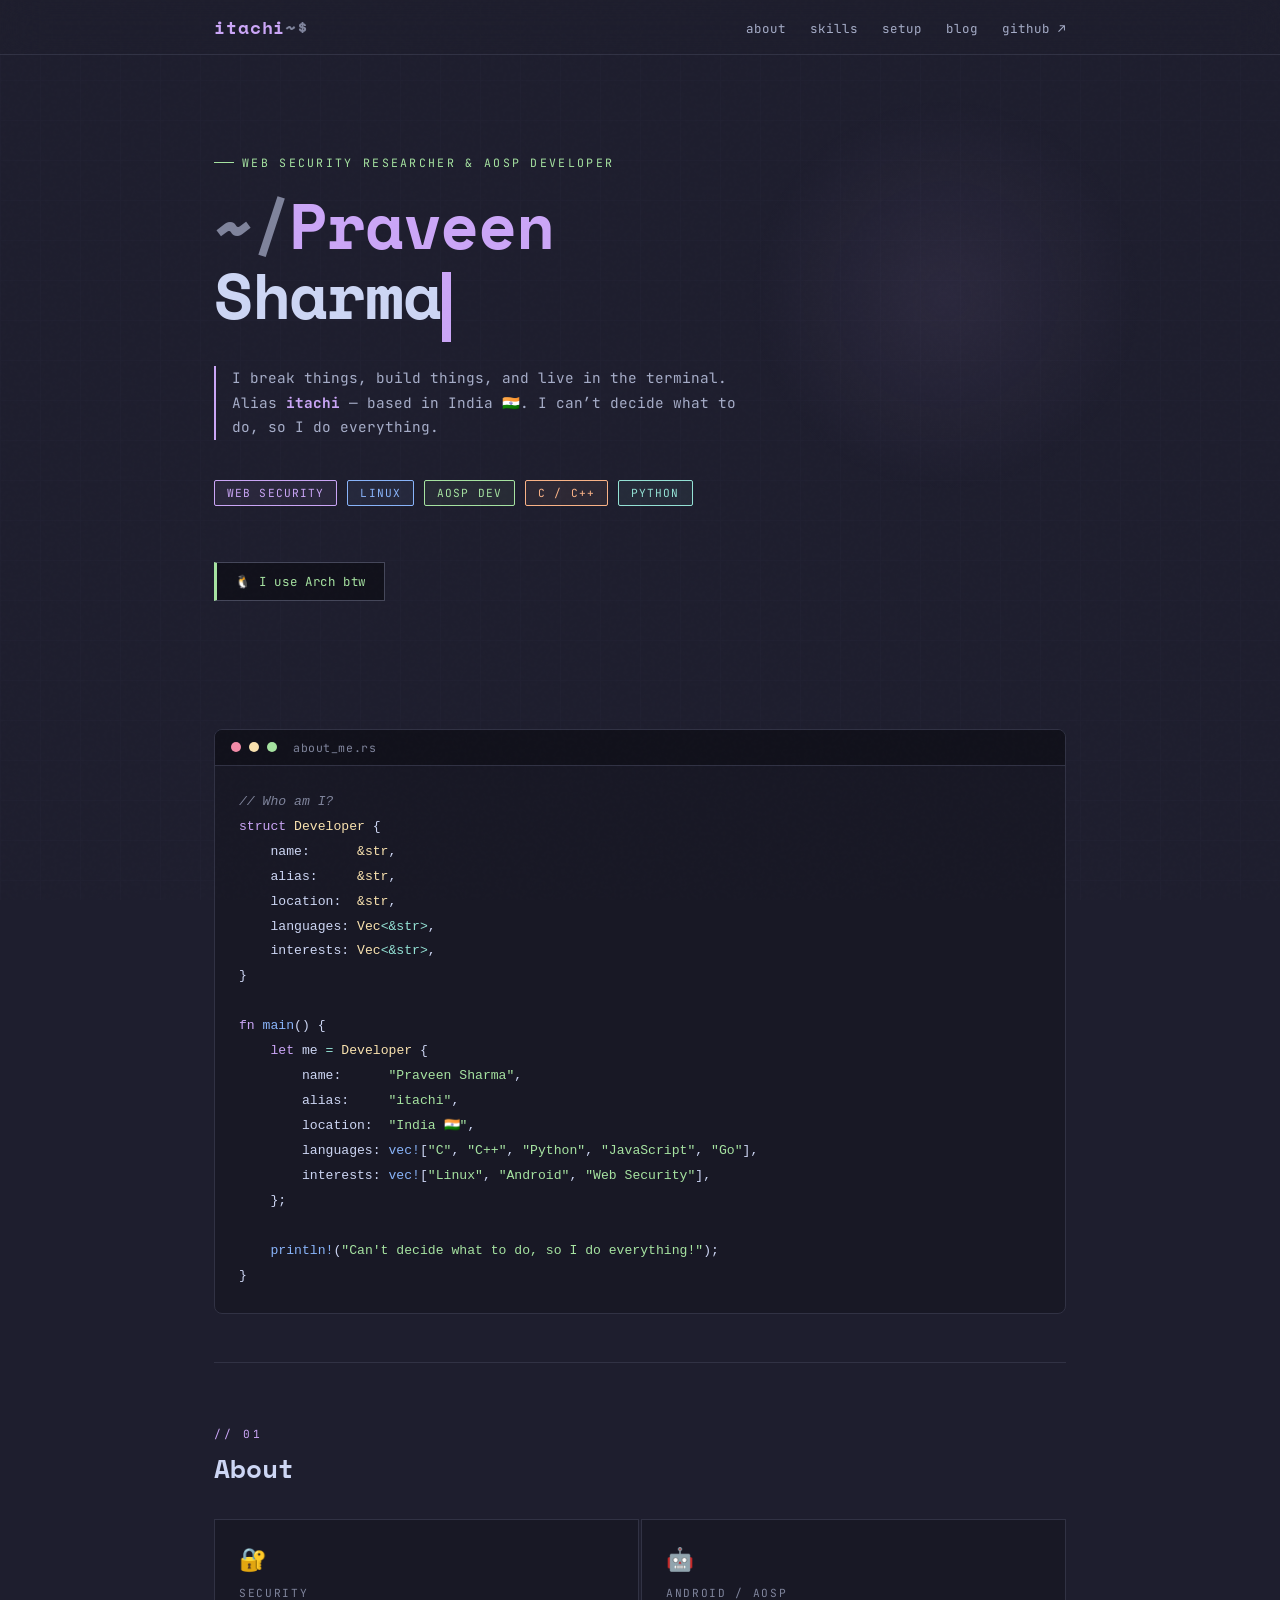
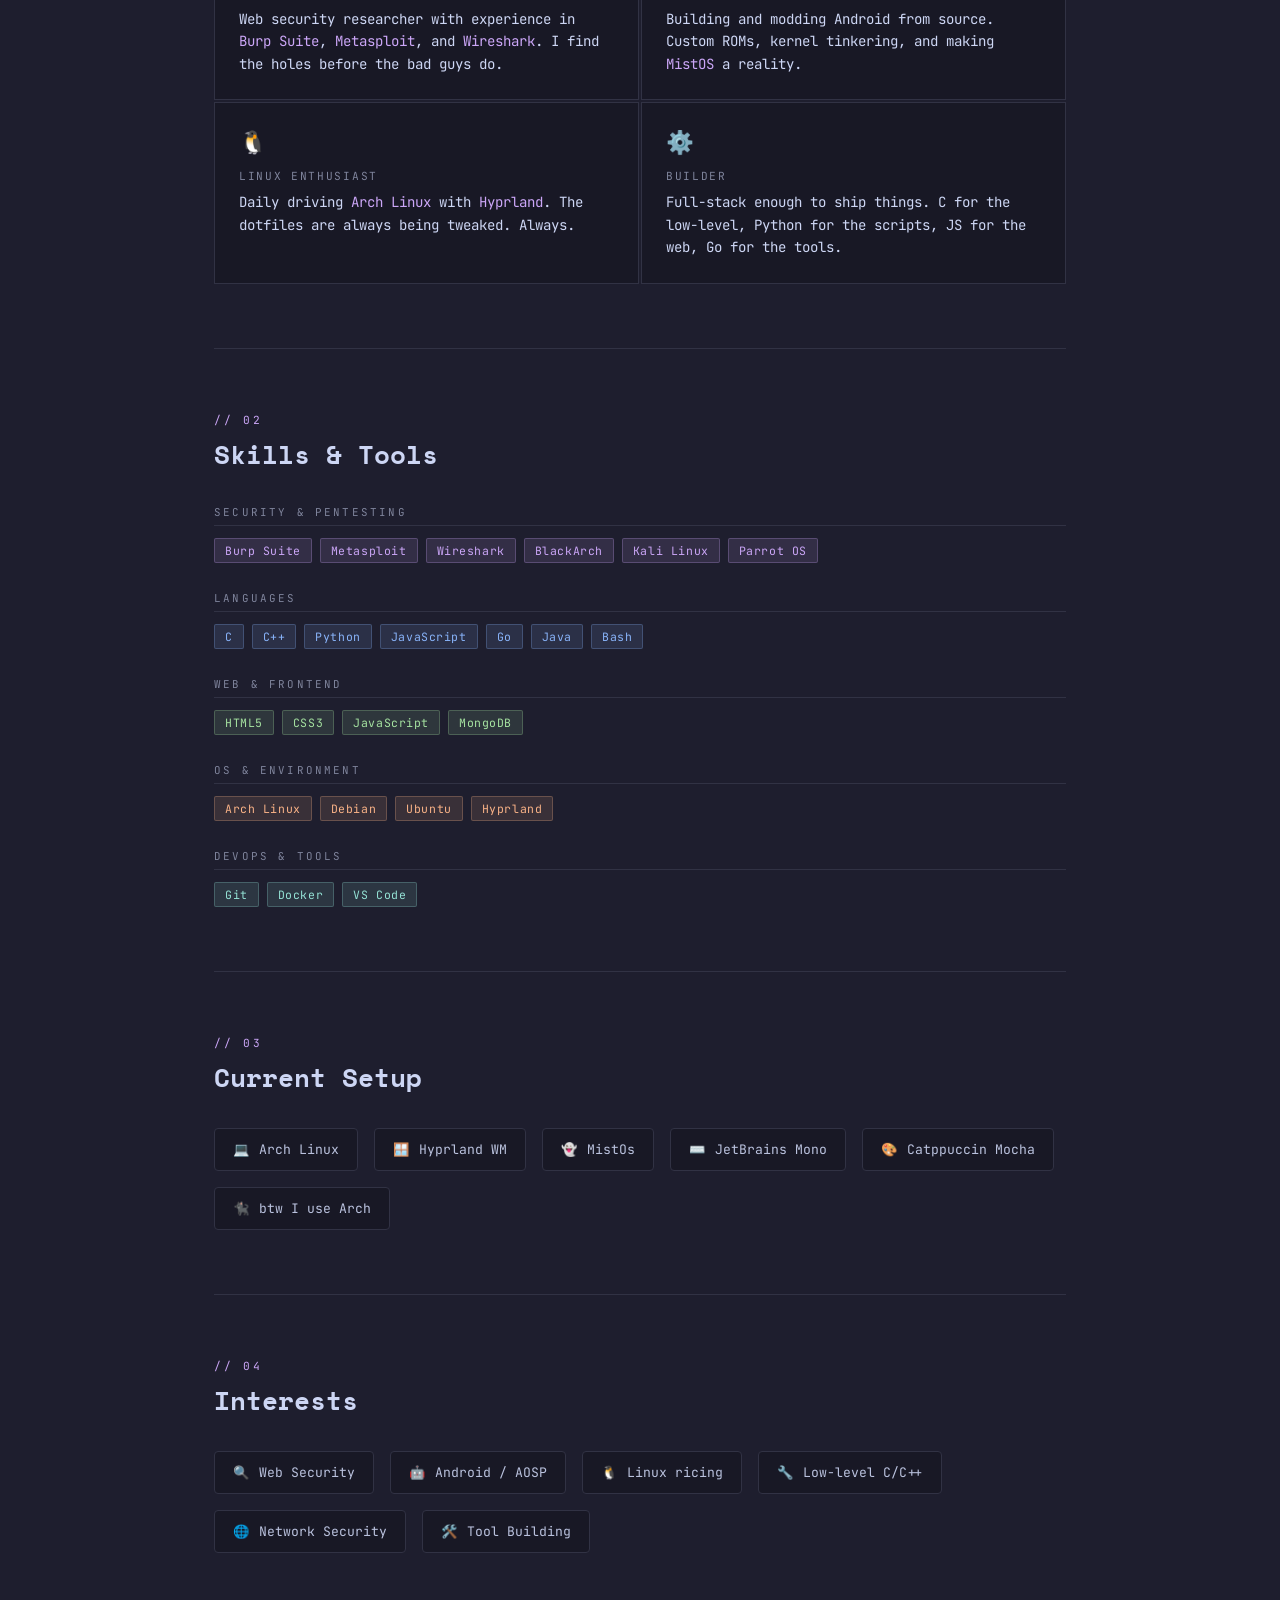
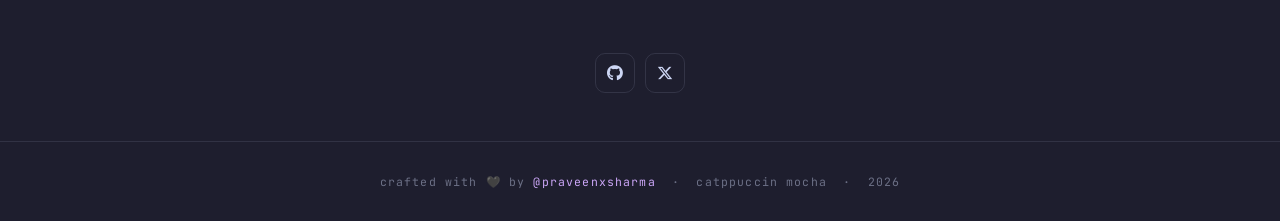
<file: index.html>
<!DOCTYPE html>
<html lang="en">
<head>
  <meta charset="UTF-8" />
  <meta name="viewport" content="width=device-width, initial-scale=1.0" />
  <title>itachi &mdash; Praveen Sharma</title>
  <meta name="description" content="Web security researcher, Linux enthusiast, AOSP developer. I use Arch btw." />
  <link rel="canonical" href="https://praveenxsharma.github.io/" />
  <meta name="author" content="Praveen Sharma" />
  <meta name="theme-color" content="#1e1e2e" />
  <meta property="og:type" content="website" />
  <meta property="og:site_name" content="itachi" />
  <meta property="og:title" content="itachi — Praveen Sharma" />
  <meta property="og:description" content="Web security researcher, Linux enthusiast, AOSP developer. I use Arch btw." />
  <meta property="og:url" content="https://praveenxsharma.github.io/" />
  <meta property="og:image" content="https://praveenxsharma.github.io/assets/og.png" />
  <meta property="og:image:width" content="1200" />
  <meta property="og:image:height" content="630" />
  <meta property="og:image:alt" content="itachi — sakura shell" />
  <meta name="twitter:card" content="summary_large_image" />
  <meta name="twitter:site" content="@P24v33n" />
  <meta name="twitter:creator" content="@P24v33n" />
  <meta name="twitter:title" content="itachi — Praveen Sharma" />
  <meta name="twitter:description" content="Web security researcher, Linux enthusiast, AOSP developer. I use Arch btw." />
  <meta name="twitter:image" content="https://praveenxsharma.github.io/assets/og.png" />
  <script type="application/ld+json">
  {
    "@context": "https://schema.org",
    "@graph": [
      {
        "@type": "Person",
        "@id": "https://praveenxsharma.github.io/#person",
        "name": "Praveen Sharma",
        "alternateName": "itachi",
        "url": "https://praveenxsharma.github.io/",
        "jobTitle": "Web security researcher",
        "description": "Web security researcher, Linux enthusiast and AOSP developer.",
        "sameAs": [
          "https://github.com/praveenxsharma",
          "https://x.com/P24v33n"
        ]
      },
      {
        "@type": "WebSite",
        "@id": "https://praveenxsharma.github.io/#website",
        "url": "https://praveenxsharma.github.io/",
        "name": "itachi",
        "description": "Notes, writeups and thoughts on security, Linux and Android.",
        "inLanguage": "en",
        "publisher": { "@id": "https://praveenxsharma.github.io/#person" }
      }
    ]
  }
  </script>
  <link rel="icon" href="assets/favicon.svg" type="image/svg+xml" />
  <link rel="icon" href="assets/favicon-32.png" sizes="32x32" type="image/png" />
  <link rel="apple-touch-icon" href="assets/favicon-180.png" />
  <link rel="stylesheet" href="assets/css/style.css" />
  <link rel="stylesheet" href="https://cdnjs.cloudflare.com/ajax/libs/font-awesome/6.5.1/css/all.min.css" />
  <style>
    /* ── HOME-ONLY styles ── */

    .hero {
      padding: 100px 0 80px;
      position: relative;
    }

    .hero-glow {
      position: absolute;
      top: 40px; right: -80px;
      width: 400px; height: 400px;
      background: radial-gradient(circle, rgba(203,166,247,0.08) 0%, transparent 70%);
      pointer-events: none;
    }

    .hero-tag {
      font-size: 0.72rem;
      letter-spacing: 0.2em;
      color: var(--green);
      text-transform: uppercase;
      margin-bottom: 20px;
      display: flex;
      align-items: center;
      gap: 8px;
    }
    .hero-tag::before {
      content: '';
      display: inline-block;
      width: 20px; height: 1px;
      background: var(--green);
    }

    .hero h1 {
      font-family: 'Space Mono', monospace;
      font-size: clamp(2.2rem, 6vw, 4rem);
      line-height: 1.1;
      letter-spacing: -0.02em;
      color: var(--text);
      margin-bottom: 12px;
    }
    .hero h1 .accent { color: var(--mauve); }
    .hero h1 .dim    { color: var(--overlay1); }

    .hero-sub {
      font-size: 0.9rem;
      color: var(--subtext0);
      margin: 24px 0 40px;
      max-width: 540px;
      line-height: 1.7;
      border-left: 2px solid var(--mauve);
      padding-left: 16px;
    }

    .hero-badges {
      display: flex;
      flex-wrap: wrap;
      gap: 10px;
      margin-bottom: 40px;
    }

    .motto-box {
      display: inline-flex;
      align-items: center;
      gap: 10px;
      background: var(--crust);
      border: 1px solid var(--surface1);
      border-left: 3px solid var(--green);
      padding: 10px 18px;
      font-size: 0.78rem;
      color: var(--green);
      letter-spacing: 0.05em;
      margin-top: 16px;
    }

    /* Hero staggered fade-up */
    .hero > * { animation: fadeUp 0.6s ease both; }
    .hero-tag    { animation-delay: 0.05s; }
    .hero h1     { animation-delay: 0.12s; }
    .hero-sub    { animation-delay: 0.20s; }
    .hero-badges { animation-delay: 0.28s; }
    .motto-box   { animation-delay: 0.34s; }
    .code-block  { animation-delay: 0.40s; }

    /* Decorative code block */
    .code-block {
      background: var(--mantle);
      border: 1px solid var(--surface0);
      border-radius: 8px;
      overflow: hidden;
      margin: 48px 0;
    }

    .code-header {
      background: var(--crust);
      padding: 10px 16px;
      display: flex;
      align-items: center;
      gap: 8px;
      border-bottom: 1px solid var(--surface0);
    }

    .cdot          { width: 10px; height: 10px; border-radius: 50%; }
    .cdot-red      { background: var(--red); }
    .cdot-yellow   { background: var(--yellow); }
    .cdot-green    { background: var(--green); }
    .code-filename { margin-left: 8px; font-size: 0.72rem; color: var(--overlay1); letter-spacing: 0.05em; }

    .code-body { padding: 24px; font-size: 0.82rem; line-height: 1.9; overflow-x: auto; }

    /* Syntax colours */
    .kw { color: var(--mauve); }
    .fn { color: var(--blue); }
    .st { color: var(--green); }
    .cm { color: var(--overlay1); font-style: italic; }
    .ty { color: var(--yellow); }
    .op { color: var(--teal); }
    .vr { color: var(--text); }

    /* About 2-col grid */
    .about-grid {
      display: grid;
      grid-template-columns: 1fr 1fr;
      gap: 2px;
    }
    .about-card {
      background: var(--mantle);
      border: 1px solid var(--surface0);
      padding: 24px;
      transition: border-color 0.2s;
    }
    .about-card:hover         { border-color: var(--mauve); }
    .about-card-icon          { font-size: 1.4rem; margin-bottom: 12px; }
    .about-card-title         { font-size: 0.7rem; letter-spacing: 0.15em; text-transform: uppercase; color: var(--overlay1); margin-bottom: 8px; }
    .about-card-val           { font-size: 0.88rem; color: var(--text); line-height: 1.6; }
    .about-card-val .hi       { color: var(--mauve); }

    /* Skills */
    .skills-cats { display: flex; flex-direction: column; gap: 28px; }

    /* Interests / setup chips */
    .interests-row {
      display: flex;
      flex-wrap: wrap;
      gap: 16px;
      margin-top: 16px;
    }
    .interest-item {
      display: flex;
      align-items: center;
      gap: 10px;
      background: var(--mantle);
      border: 1px solid var(--surface0);
      padding: 12px 18px;
      border-radius: 4px;
      font-size: 0.82rem;
      color: var(--subtext1);
      transition: border-color 0.2s, color 0.2s, transform 0.2s;
    }
    .interest-item:hover {
      border-color: var(--sapphire);
      color: var(--sapphire);
      transform: translateY(-2px);
    }

    /* Socials */
    .socials {
      display: flex;
      gap: .65rem;
      justify-content: center;
      margin: 2.25rem 0 3rem;
    }
    .icon {
      width: 40px; height: 40px;
      display: inline-flex; align-items: center; justify-content: center;
      border-radius: 10px;
      border: 1px solid rgba(205,214,244,.12);
      color: var(--text);
      text-decoration: none;
      font-size: 1rem;
      transition: background .15s, color .15s, border-color .15s;
    }
    .icon:hover, .icon:focus-visible {
      background: rgba(203,166,247,.1);
      color: var(--mauve);
      border-color: rgba(203,166,247,.25);
    }

    @media (max-width: 600px) {
      .about-grid { grid-template-columns: 1fr; }
      .hero { padding: 60px 0 48px; }
    }
  </style>
</head>
<body>

<!-- NAV -->
<nav>
  <div class="wrapper">
    <a class="nav-logo" href="">itachi<span>~$</span></a>
    <ul class="nav-links">
      <li><a href="#about">about</a></li>
      <li><a href="#skills">skills</a></li>
      <li><a href="#setup">setup</a></li>
      <li><a href="blog/">blog</a></li>
      <li><a href="https://github.com/praveenxsharma" target="_blank" rel="noopener">github &#8599;</a></li>
    </ul>
  </div>
</nav>

<div class="wrapper">

  <!-- HERO -->
  <section class="hero">
    <div class="hero-glow"></div>

    <p class="hero-tag">web security researcher &amp; aosp developer</p>

    <h1>
      <span class="dim">~/</span><span class="accent">Praveen</span><br>
      Sharma<span class="cursor"></span>
    </h1>

    <p class="hero-sub">
      I break things, build things, and live in the terminal.
      Alias <strong style="color:var(--mauve)">itachi</strong> &mdash; based in India &#x1F1EE;&#x1F1F3;.
      I can&rsquo;t decide what to do, so I do everything.
    </p>

    <div class="hero-badges">
      <span class="badge badge-mauve">Web Security</span>
      <span class="badge badge-blue">Linux</span>
      <span class="badge badge-green">AOSP Dev</span>
      <span class="badge badge-peach">C / C++</span>
      <span class="badge badge-teal">Python</span>
    </div>

    <div class="motto-box">&#x1F427; I use Arch btw</div>
  </section>

  <!-- DECORATIVE CODE BLOCK -->
  <div class="code-block">
    <div class="code-header">
      <div class="cdot cdot-red"></div>
      <div class="cdot cdot-yellow"></div>
      <div class="cdot cdot-green"></div>
      <span class="code-filename">about_me.rs</span>
    </div>
    <pre class="code-body"><code><span class="cm">// Who am I?</span>
<span class="kw">struct</span> <span class="ty">Developer</span> {
    name:      <span class="ty">&amp;str</span>,
    alias:     <span class="ty">&amp;str</span>,
    location:  <span class="ty">&amp;str</span>,
    languages: <span class="ty">Vec</span><span class="op">&lt;&amp;str&gt;</span>,
    interests: <span class="ty">Vec</span><span class="op">&lt;&amp;str&gt;</span>,
}

<span class="kw">fn</span> <span class="fn">main</span>() {
    <span class="kw">let</span> <span class="vr">me</span> <span class="op">=</span> <span class="ty">Developer</span> {
        name:      <span class="st">"Praveen Sharma"</span>,
        alias:     <span class="st">"itachi"</span>,
        location:  <span class="st">"India &#x1F1EE;&#x1F1F3;"</span>,
        languages: <span class="fn">vec!</span>[<span class="st">"C"</span>, <span class="st">"C++"</span>, <span class="st">"Python"</span>, <span class="st">"JavaScript"</span>, <span class="st">"Go"</span>],
        interests: <span class="fn">vec!</span>[<span class="st">"Linux"</span>, <span class="st">"Android"</span>, <span class="st">"Web Security"</span>],
    };

    <span class="fn">println!</span>(<span class="st">"Can't decide what to do, so I do everything!"</span>);
}</code></pre>
  </div>

  <!-- ABOUT -->
  <section class="section" id="about">
    <p class="section-label">// 01</p>
    <h2 class="section-title">About</h2>

    <div class="about-grid">
      <div class="about-card">
        <div class="about-card-icon">&#x1F510;</div>
        <div class="about-card-title">Security</div>
        <div class="about-card-val">Web security researcher with experience in <span class="hi">Burp Suite</span>, <span class="hi">Metasploit</span>, and <span class="hi">Wireshark</span>. I find the holes before the bad guys do.</div>
      </div>
      <div class="about-card">
        <div class="about-card-icon">&#x1F916;</div>
        <div class="about-card-title">Android / AOSP</div>
        <div class="about-card-val">Building and modding Android from source. Custom ROMs, kernel tinkering, and making <span class="hi">MistOS</span> a reality.</div>
      </div>
      <div class="about-card">
        <div class="about-card-icon">&#x1F427;</div>
        <div class="about-card-title">Linux Enthusiast</div>
        <div class="about-card-val">Daily driving <span class="hi">Arch Linux</span> with <span class="hi">Hyprland</span>. The dotfiles are always being tweaked. Always.</div>
      </div>
      <div class="about-card">
        <div class="about-card-icon">&#x2699;&#xFE0F;</div>
        <div class="about-card-title">Builder</div>
        <div class="about-card-val">Full-stack enough to ship things. C for the low-level, Python for the scripts, JS for the web, Go for the tools.</div>
      </div>
    </div>
  </section>

  <!-- SKILLS -->
  <section class="section" id="skills">
    <p class="section-label">// 02</p>
    <h2 class="section-title">Skills &amp; Tools</h2>

    <div class="skills-cats">
      <div>
        <div class="skill-cat-title">Security &amp; Pentesting</div>
        <div class="skill-tags">
          <span class="skill-tag c1">Burp Suite</span>
          <span class="skill-tag c1">Metasploit</span>
          <span class="skill-tag c1">Wireshark</span>
          <span class="skill-tag c1">BlackArch</span>
          <span class="skill-tag c1">Kali Linux</span>
          <span class="skill-tag c1">Parrot OS</span>
        </div>
      </div>
      <div>
        <div class="skill-cat-title">Languages</div>
        <div class="skill-tags">
          <span class="skill-tag c2">C</span>
          <span class="skill-tag c2">C++</span>
          <span class="skill-tag c2">Python</span>
          <span class="skill-tag c2">JavaScript</span>
          <span class="skill-tag c2">Go</span>
          <span class="skill-tag c2">Java</span>
          <span class="skill-tag c2">Bash</span>
        </div>
      </div>
      <div>
        <div class="skill-cat-title">Web &amp; Frontend</div>
        <div class="skill-tags">
          <span class="skill-tag c3">HTML5</span>
          <span class="skill-tag c3">CSS3</span>
          <span class="skill-tag c3">JavaScript</span>
          <span class="skill-tag c3">MongoDB</span>
        </div>
      </div>
      <div>
        <div class="skill-cat-title">OS &amp; Environment</div>
        <div class="skill-tags">
          <span class="skill-tag c4">Arch Linux</span>
          <span class="skill-tag c4">Debian</span>
          <span class="skill-tag c4">Ubuntu</span>
          <span class="skill-tag c4">Hyprland</span>
        </div>
      </div>
      <div>
        <div class="skill-cat-title">DevOps &amp; Tools</div>
        <div class="skill-tags">
          <span class="skill-tag c5">Git</span>
          <span class="skill-tag c5">Docker</span>
          <span class="skill-tag c5">VS Code</span>
        </div>
      </div>
    </div>
  </section>

  <!-- SETUP -->
  <section class="section" id="setup">
    <p class="section-label">// 03</p>
    <h2 class="section-title">Current Setup</h2>
    <div class="interests-row">
      <div class="interest-item"><span>&#x1F4BB;</span> Arch Linux</div>
      <div class="interest-item"><span>&#x1FA9F;</span> Hyprland WM</div>
      <div class="interest-item"><span>&#x1F47B;</span> MistOs</div>
      <div class="interest-item"><span>&#x2328;&#xFE0F;</span> JetBrains Mono</div>
      <div class="interest-item"><span>&#x1F3A8;</span> Catppuccin Mocha</div>
      <div class="interest-item"><span>&#x1F408;&#x200D;&#x2B1B;</span> btw I use Arch</div>
    </div>
  </section>

  <!-- INTERESTS -->
  <section class="section">
    <p class="section-label">// 04</p>
    <h2 class="section-title">Interests</h2>
    <div class="interests-row">
      <div class="interest-item"><span>&#x1F50D;</span> Web Security</div>
      <div class="interest-item"><span>&#x1F916;</span> Android / AOSP</div>
      <div class="interest-item"><span>&#x1F427;</span> Linux ricing</div>
      <div class="interest-item"><span>&#x1F527;</span> Low-level C/C++</div>
      <div class="interest-item"><span>&#x1F310;</span> Network Security</div>
      <div class="interest-item"><span>&#x1F6E0;&#xFE0F;</span> Tool Building</div>
    </div>
  </section>

  <!-- SOCIALS -->
  <section class="socials" aria-label="social links">
    <a class="icon" href="https://github.com/praveenxsharma" target="_blank" rel="noopener" aria-label="GitHub">
      <i class="fa-brands fa-github"></i>
    </a>
    <a class="icon" href="https://x.com/P24v33n" target="_blank" rel="noopener" aria-label="X / Twitter">
      <i class="fa-brands fa-x-twitter"></i>
    </a>
  </section>

</div>

<!-- FOOTER -->
<footer>
  <div class="wrapper">
    <p>crafted with &#x1F5A4; by <a href="https://github.com/praveenxsharma" target="_blank" rel="noopener">@praveenxsharma</a> &nbsp;&middot;&nbsp; catppuccin mocha &nbsp;&middot;&nbsp; 2026</p>
  </div>
</footer>

<script src="assets/js/site.js"></script>
</body>
</html>
</file>
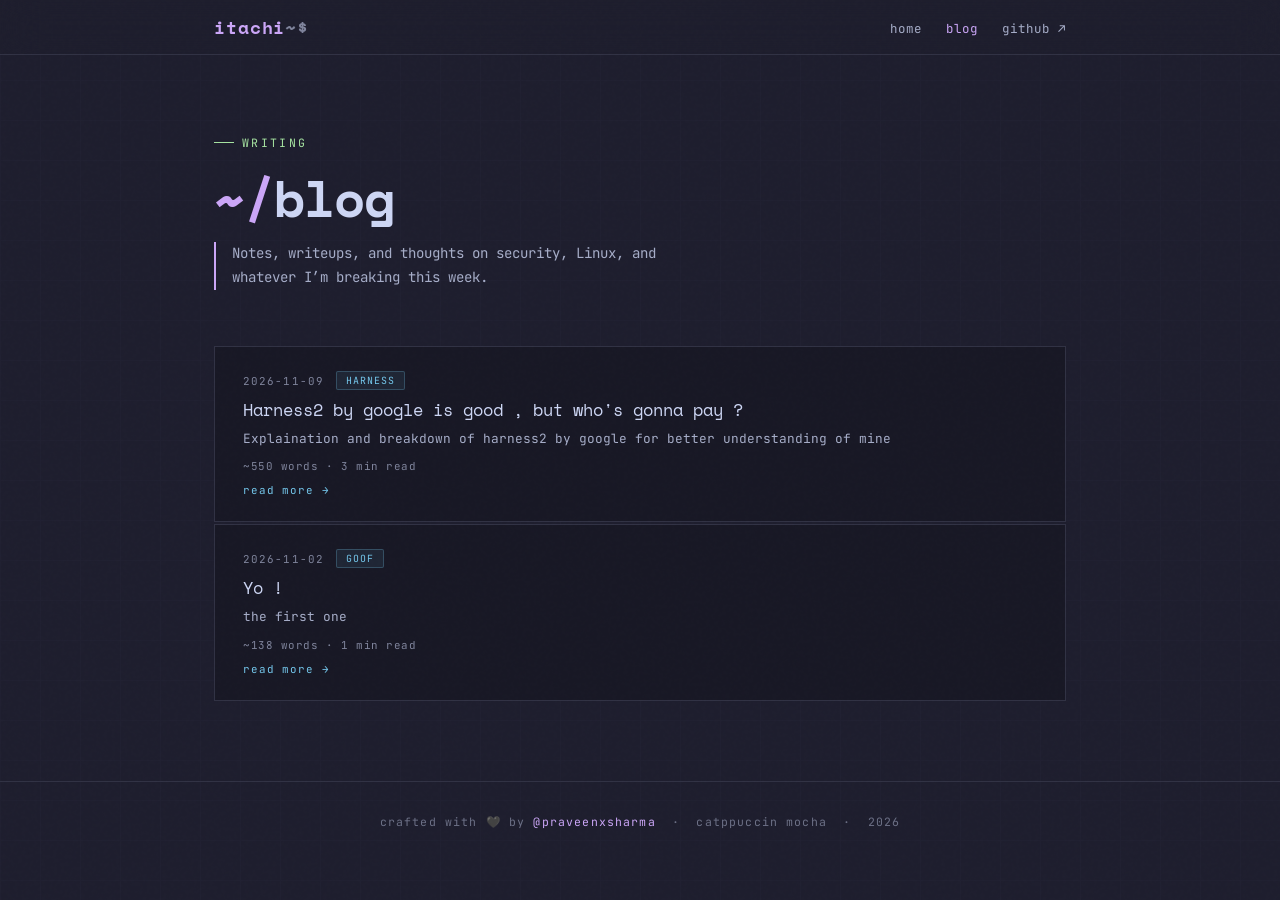
<file: blog/index.html>
<!DOCTYPE html>
<html lang="en">
<head>
  <meta charset="UTF-8" />
  <meta name="viewport" content="width=device-width, initial-scale=1.0" />
  <title>blog &mdash; itachi</title>
  <meta name="description" content="Notes, writeups and thoughts on security, Linux and whatever I'm breaking this week." />
  <link rel="canonical" href="https://praveenxsharma.github.io/blog/" />
  <meta name="author" content="Praveen Sharma" />
  <meta name="theme-color" content="#1e1e2e" />
  <meta property="og:type" content="website" />
  <meta property="og:site_name" content="itachi" />
  <meta property="og:title" content="blog — itachi" />
  <meta property="og:description" content="Notes, writeups and thoughts on security, Linux and whatever I'm breaking this week." />
  <meta property="og:url" content="https://praveenxsharma.github.io/blog/" />
  <meta property="og:image" content="https://praveenxsharma.github.io/assets/og.png" />
  <meta property="og:image:width" content="1200" />
  <meta property="og:image:height" content="630" />
  <meta property="og:image:alt" content="itachi — sakura shell" />
  <meta name="twitter:card" content="summary_large_image" />
  <meta name="twitter:site" content="@P24v33n" />
  <meta name="twitter:creator" content="@P24v33n" />
  <meta name="twitter:title" content="blog — itachi" />
  <meta name="twitter:description" content="Notes, writeups and thoughts on security, Linux and whatever I'm breaking this week." />
  <meta name="twitter:image" content="https://praveenxsharma.github.io/assets/og.png" />
  <script type="application/ld+json">
  {
    "@context": "https://schema.org",
    "@type": "Blog",
    "@id": "https://praveenxsharma.github.io/blog/#blog",
    "url": "https://praveenxsharma.github.io/blog/",
    "name": "blog — itachi",
    "description": "Notes, writeups and thoughts on security, Linux and whatever I'm breaking this week.",
    "inLanguage": "en",
    "author": { "@type": "Person", "name": "Praveen Sharma", "url": "https://praveenxsharma.github.io/" }
  }
  </script>
  <link rel="icon" href="../assets/favicon.svg" type="image/svg+xml" />
  <link rel="icon" href="../assets/favicon-32.png" sizes="32x32" type="image/png" />
  <link rel="apple-touch-icon" href="../assets/favicon-180.png" />
  <link rel="stylesheet" href="../assets/css/style.css" />
  <link rel="stylesheet" href="../assets/css/blog.css" />
</head>
<body>

<nav>
  <div class="wrapper">
    <a class="nav-logo" href="../">itachi<span>~$</span></a>
    <ul class="nav-links">
      <li><a href="../">home</a></li>
      <li><a href="../" class="active">blog</a></li>
      <li><a href="https://github.com/praveenxsharma" target="_blank" rel="noopener">github &#8599;</a></li>
    </ul>
  </div>
</nav>

<div class="wrapper">
  <div class="blog-page-header">
    <p class="blog-hero-tag">writing</p>
    <h1 class="blog-page-title"><span class="acc">~/</span>blog</h1>
    <p class="blog-page-sub">
      Notes, writeups, and thoughts on security, Linux, and whatever I&rsquo;m breaking this week.
    </p>
  </div>

  <div class="blog-cards">

    <!-- ================================================================
         HOW TO ADD A NEW POST

         Write content/posts/your-slug.md, then run:

             python3 scripts/build.py

         That renders blog/your-slug/index.html and rewrites the card list
         below (everything between the POSTS markers is generated — edit
         the .md, never this file).

         Frontmatter fields:
           title    post title                        (required)
           date     YYYY-MM-DD                        (required, sorts the list)
           summary  one-sentence card description     (required)
           tags     [security, linux, android, ctf, writeup, tools, misc]
           draft    true to keep a post out of the build
         ================================================================ -->

    <!-- POSTS:START -->

    <a href="harness2/" class="blog-card">
      <div class="blog-card-meta">
        <span class="blog-card-date">2026-11-09</span>
        <span class="tag-pill tag-misc">harness</span>
      </div>
      <div class="blog-card-title">Harness2 by google is good , but who&#x27;s gonna pay ?</div>
      <div class="blog-card-desc">Explaination and breakdown of harness2 by google for better understanding of mine</div>
      <div class="blog-card-footer">~550 words &middot; 3 min read</div>
      <div class="blog-card-arrow">read more &rarr;</div>
    </a>

    <a href="yo/" class="blog-card">
      <div class="blog-card-meta">
        <span class="blog-card-date">2026-11-02</span>
        <span class="tag-pill tag-misc">goof</span>
      </div>
      <div class="blog-card-title">Yo !</div>
      <div class="blog-card-desc">the first one</div>
      <div class="blog-card-footer">~138 words &middot; 1 min read</div>
      <div class="blog-card-arrow">read more &rarr;</div>
    </a>

    <!-- POSTS:END -->

  </div>
</div>

<footer>
  <div class="wrapper">
    <p>crafted with &#x1F5A4; by <a href="https://github.com/praveenxsharma" target="_blank" rel="noopener">@praveenxsharma</a> &nbsp;&middot;&nbsp; catppuccin mocha &nbsp;&middot;&nbsp; 2026</p>
  </div>
</footer>

<script src="../assets/js/site.js"></script>
</body>
</html>
</file>
<file: assets/css/style.css>
@import url('https://fonts.googleapis.com/css2?family=JetBrains+Mono:ital,wght@0,300;0,400;0,500;0,700;1,400&family=Space+Mono:ital,wght@0,400;0,700;1,400&display=swap');

/* ── Catppuccin Mocha Palette ── */
:root {
  --base:      #1e1e2e;
  --mantle:    #181825;
  --crust:     #11111b;
  --surface0:  #313244;
  --surface1:  #45475a;
  --surface2:  #585b70;
  --overlay0:  #6c7086;
  --overlay1:  #7f849c;
  --overlay2:  #9399b2;
  --subtext0:  #a6adc8;
  --subtext1:  #bac2de;
  --text:      #cdd6f4;
  --lavender:  #b4befe;
  --blue:      #89b4fa;
  --sapphire:  #74c7ec;
  --sky:       #89dceb;
  --teal:      #94e2d5;
  --green:     #a6e3a1;
  --yellow:    #f9e2af;
  --peach:     #fab387;
  --maroon:    #eba0ac;
  --red:       #f38ba8;
  --mauve:     #cba6f7;
  --pink:      #f5c2e7;
  --flamingo:  #f2cdcd;
  --rosewater: #f5e0dc;
}

*, *::before, *::after { box-sizing: border-box; margin: 0; padding: 0; }

html { scroll-behavior: smooth; }

body {
  background: var(--base);
  color: var(--text);
  font-family: 'JetBrains Mono', monospace;
  min-height: 100vh;
  overflow-x: hidden;
  transition: opacity 0.16s ease;
}

body.is-fading { opacity: 0; }

/* Noise texture overlay */
body::before {
  content: '';
  position: fixed;
  inset: 0;
  background-image: url("data:image/svg+xml,%3Csvg viewBox='0 0 256 256' xmlns='http://www.w3.org/2000/svg'%3E%3Cfilter id='n'%3E%3CfeTurbulence type='fractalNoise' baseFrequency='0.9' numOctaves='4' stitchTiles='stitch'/%3E%3C/filter%3E%3Crect width='100%25' height='100%25' filter='url(%23n)' opacity='0.04'/%3E%3C/svg%3E");
  pointer-events: none;
  z-index: 999;
  opacity: 0.35;
}

/* Grid lines bg */
body::after {
  content: '';
  position: fixed;
  inset: 0;
  background-image:
    linear-gradient(var(--surface0) 1px, transparent 1px),
    linear-gradient(90deg, var(--surface0) 1px, transparent 1px);
  background-size: 40px 40px;
  opacity: 0.15;
  pointer-events: none;
  z-index: 0;
}

/* Scrollbar */
::-webkit-scrollbar       { width: 6px; }
::-webkit-scrollbar-track { background: var(--mantle); }
::-webkit-scrollbar-thumb { background: var(--mauve); border-radius: 3px; }

/* Layout */
.wrapper {
  position: relative;
  z-index: 1;
  max-width: 900px;
  margin: 0 auto;
  padding: 0 24px;
}

/* ── NAV ── */
nav {
  position: sticky;
  top: 0;
  z-index: 100;
  backdrop-filter: blur(20px);
  background: rgba(30, 30, 46, 0.8);
  border-bottom: 1px solid var(--surface0);
}

nav .wrapper {
  display: flex;
  align-items: center;
  justify-content: space-between;
  padding-top: 14px;
  padding-bottom: 14px;
}

.nav-logo {
  font-family: 'Space Mono', monospace;
  font-weight: 700;
  font-size: 1.1rem;
  color: var(--mauve);
  text-decoration: none;
  letter-spacing: 0.05em;
}
.nav-logo span { color: var(--overlay1); }

.nav-links {
  display: flex;
  gap: 24px;
  list-style: none;
}

.nav-links a {
  color: var(--subtext0);
  text-decoration: none;
  font-size: 0.78rem;
  letter-spacing: 0.08em;
  transition: color 0.2s;
}
.nav-links a:hover,
.nav-links a.active { color: var(--mauve); }

/* ── SECTION BASE ── */
.section {
  padding: 64px 0;
  border-top: 1px solid var(--surface0);
}

.section-label {
  font-size: 0.7rem;
  letter-spacing: 0.25em;
  text-transform: uppercase;
  color: var(--mauve);
  margin-bottom: 8px;
}

.section-title {
  font-family: 'Space Mono', monospace;
  font-size: 1.6rem;
  color: var(--text);
  margin-bottom: 32px;
}

/* ── SKILL TAGS ── */
.skill-cat-title {
  font-size: 0.68rem;
  letter-spacing: 0.2em;
  text-transform: uppercase;
  color: var(--overlay1);
  margin-bottom: 12px;
  padding-bottom: 6px;
  border-bottom: 1px solid var(--surface0);
}

.skill-tags { display: flex; flex-wrap: wrap; gap: 8px; }

.skill-tag {
  font-size: 0.72rem;
  padding: 4px 10px;
  border-radius: 2px;
  letter-spacing: 0.05em;
  transition: transform 0.2s;
  cursor: default;
}
.skill-tag:hover { transform: translateY(-2px); }

.c1 { background: rgba(203,166,247,.12); color: var(--mauve);  border: 1px solid rgba(203,166,247,.25); }
.c2 { background: rgba(137,180,250,.12); color: var(--blue);   border: 1px solid rgba(137,180,250,.25); }
.c3 { background: rgba(166,227,161,.12); color: var(--green);  border: 1px solid rgba(166,227,161,.25); }
.c4 { background: rgba(250,179,135,.12); color: var(--peach);  border: 1px solid rgba(250,179,135,.25); }
.c5 { background: rgba(148,226,213,.12); color: var(--teal);   border: 1px solid rgba(148,226,213,.25); }
.c6 { background: rgba(243,139,168,.12); color: var(--red);    border: 1px solid rgba(243,139,168,.25); }
.c7 { background: rgba(249,226,175,.12); color: var(--yellow); border: 1px solid rgba(249,226,175,.25); }

/* ── BADGE PILLS ── */
.badge {
  font-size: 0.7rem;
  letter-spacing: 0.1em;
  padding: 5px 12px;
  border-radius: 2px;
  border: 1px solid;
  text-transform: uppercase;
  font-family: 'JetBrains Mono', monospace;
}
.badge-mauve  { border-color: var(--mauve);  color: var(--mauve);  background: rgba(203,166,247,.07); }
.badge-blue   { border-color: var(--blue);   color: var(--blue);   background: rgba(137,180,250,.07); }
.badge-green  { border-color: var(--green);  color: var(--green);  background: rgba(166,227,161,.07); }
.badge-peach  { border-color: var(--peach);  color: var(--peach);  background: rgba(250,179,135,.07); }
.badge-teal   { border-color: var(--teal);   color: var(--teal);   background: rgba(148,226,213,.07); }

/* ── ANIMATIONS ── */
@keyframes fadeUp {
  from { opacity: 0; transform: translateY(24px); }
  to   { opacity: 1; transform: translateY(0); }
}

@keyframes blink {
  0%, 100% { opacity: 1; }
  50%       { opacity: 0; }
}

.cursor {
  display: inline-block;
  width: 9px;
  height: 1.1em;
  background: var(--mauve);
  vertical-align: text-bottom;
  animation: blink 1s step-end infinite;
  margin-left: 2px;
}

/* ── FOOTER ── */
footer {
  border-top: 1px solid var(--surface0);
  padding: 32px 0;
  text-align: center;
  font-size: 0.72rem;
  color: var(--overlay0);
  letter-spacing: 0.1em;
  position: relative;
  z-index: 1;
}
footer a { color: var(--mauve); text-decoration: none; }
footer a:hover { text-decoration: underline; }

/* ── INLINE LINK ── */
.link {
  color: var(--sapphire);
  text-decoration: none;
  border-bottom: 1px dashed var(--sapphire);
  transition: color 0.2s;
}
.link:hover { color: var(--sky); border-color: var(--sky); }

/* ── RESPONSIVE ── */
@media (max-width: 640px) {
  nav .wrapper { flex-wrap: wrap; gap: 10px; }
  .nav-links   { gap: 16px; }
  .wrapper     { padding: 0 16px; }
}
</file>
<file: assets/css/blog.css>
/* blog.css — index listing + post prose, consistent with style.css aesthetic */

/* ═══════════════════════════════════
   BLOG INDEX PAGE
═══════════════════════════════════ */

.blog-page-header {
  padding: 80px 0 56px;
  position: relative;
}

.blog-hero-tag {
  font-size: 0.72rem;
  letter-spacing: 0.2em;
  color: var(--green);
  text-transform: uppercase;
  margin-bottom: 20px;
  display: flex;
  align-items: center;
  gap: 8px;
}
.blog-hero-tag::before {
  content: '';
  display: inline-block;
  width: 20px;
  height: 1px;
  background: var(--green);
}

.blog-page-title {
  font-family: 'Space Mono', monospace;
  font-size: clamp(2rem, 5vw, 3.2rem);
  line-height: 1.1;
  letter-spacing: -0.02em;
  color: var(--text);
  margin-bottom: 16px;
}
.blog-page-title .acc { color: var(--mauve); }

.blog-page-sub {
  font-size: 0.88rem;
  color: var(--subtext0);
  border-left: 2px solid var(--mauve);
  padding-left: 16px;
  line-height: 1.7;
  max-width: 500px;
}

/* Cards list */
.blog-cards {
  display: flex;
  flex-direction: column;
  gap: 2px;
  margin-bottom: 80px;
}

.blog-card {
  display: block;
  text-decoration: none;
  color: inherit;
  background: var(--mantle);
  border: 1px solid var(--surface0);
  padding: 24px 28px;
  position: relative;
  overflow: hidden;
  transition: border-color 0.2s, background 0.2s;
}

.blog-card::before {
  content: '';
  position: absolute;
  left: 0; top: 0; bottom: 0;
  width: 3px;
  background: var(--mauve);
  transform: scaleY(0);
  transition: transform 0.2s;
  transform-origin: bottom;
}
.blog-card:hover                { border-color: var(--mauve); background: rgba(24,24,37,.85); }
.blog-card:hover::before        { transform: scaleY(1); }

.blog-card-meta {
  display: flex;
  align-items: center;
  gap: 12px;
  margin-bottom: 8px;
  flex-wrap: wrap;
}

.blog-card-date {
  font-size: 0.68rem;
  color: var(--overlay1);
  letter-spacing: 0.1em;
}

.tag-pill {
  font-size: 0.62rem;
  letter-spacing: 0.1em;
  text-transform: uppercase;
  padding: 2px 9px;
  border-radius: 2px;
  border: 1px solid;
}
.tag-security { color: var(--mauve);   background: rgba(203,166,247,.08); border-color: rgba(203,166,247,.25); }
.tag-linux    { color: var(--green);   background: rgba(166,227,161,.08); border-color: rgba(166,227,161,.25); }
.tag-android  { color: var(--blue);    background: rgba(137,180,250,.08); border-color: rgba(137,180,250,.25); }
.tag-ctf      { color: var(--yellow);  background: rgba(249,226,175,.08); border-color: rgba(249,226,175,.25); }
.tag-writeup  { color: var(--peach);   background: rgba(250,179,135,.08); border-color: rgba(250,179,135,.25); }
.tag-tools    { color: var(--teal);    background: rgba(148,226,213,.08); border-color: rgba(148,226,213,.25); }
.tag-misc     { color: var(--sapphire);background: rgba(116,199,236,.08); border-color: rgba(116,199,236,.25); }

.blog-card-title {
  font-family: 'Space Mono', monospace;
  font-size: 1.05rem;
  color: var(--text);
  margin-bottom: 6px;
  line-height: 1.4;
  transition: color 0.2s;
}
.blog-card:hover .blog-card-title { color: var(--mauve); }

.blog-card-desc {
  font-size: 0.8rem;
  color: var(--subtext0);
  line-height: 1.7;
  display: -webkit-box;
  -webkit-line-clamp: 2;
  -webkit-box-orient: vertical;
  overflow: hidden;
}

.blog-card-footer {
  margin-top: 10px;
  font-size: 0.68rem;
  color: var(--overlay1);
  letter-spacing: 0.05em;
}

.blog-card-arrow {
  margin-top: 10px;
  font-size: 0.68rem;
  letter-spacing: 0.08em;
  color: var(--sapphire);
}

/* ═══════════════════════════════════
   INDIVIDUAL POST LAYOUT
═══════════════════════════════════ */

.blog-layout {
  display: grid;
  grid-template-columns: 1fr;
  gap: 2rem;
  max-width: 1160px;
  margin: 0 auto;
  padding: 0 24px;
  position: relative;
  z-index: 1;
}

@media (min-width: 1100px) {
  .blog-layout { grid-template-columns: 1fr 220px; gap: 3rem; }
}

/* ── Article ── */
article {
  max-width: 820px;
  padding: 48px 0 80px;
}

article > header {
  border-bottom: 1px solid var(--surface0);
  padding-bottom: 28px;
  margin-bottom: 40px;
}

article > header h1 {
  font-family: 'Space Mono', monospace;
  font-size: clamp(1.55rem, 3.2vw, 2.1rem);
  color: var(--text);
  line-height: 1.2;
  margin-bottom: 14px;
  letter-spacing: -0.02em;
}

/* Post meta */
.post-meta {
  display: flex;
  flex-wrap: wrap;
  align-items: center;
  gap: .3rem;
  color: var(--overlay1);
  font-size: .8rem;
  margin-bottom: 14px;
}
.meta-item { display: inline-flex; align-items: center; gap: .3rem; white-space: nowrap; }
.meta-icon { width: 13px; height: 13px; opacity: .6; flex-shrink: 0; }
.meta-sep  { color: var(--overlay0); opacity: .45; margin: 0 .1rem; user-select: none; }

.post-tags { display: flex; flex-wrap: wrap; gap: .4rem; margin-top: 10px; }

/* Back link */
.post-back {
  display: inline-flex;
  align-items: center;
  gap: 6px;
  font-size: 0.72rem;
  color: var(--subtext0);
  text-decoration: none;
  letter-spacing: 0.08em;
  transition: color 0.2s;
}
.post-back:hover { color: var(--mauve); }

/* ── Prose ── */
:where(article) p {
  font-size: 0.9rem;
  color: var(--subtext1);
  line-height: 1.9;
  margin: 1rem 0;
}

:where(article) h1 {
  font-family: 'Space Mono', monospace;
  font-size: clamp(1.25rem, 2.5vw, 1.6rem);
  color: var(--text);
  margin: 2.5rem 0 .7rem;
  letter-spacing: -0.01em;
  line-height: 1.25;
}

:where(article) h2 {
  font-family: 'Space Mono', monospace;
  font-size: 1.1rem;
  color: var(--mauve);
  margin: 2rem 0 .55rem;
}

:where(article) h3 {
  font-family: 'Space Mono', monospace;
  font-size: 0.95rem;
  color: var(--blue);
  margin: 1.5rem 0 .45rem;
}

:where(article) a {
  color: var(--sapphire);
  text-decoration: none;
  border-bottom: 1px dashed var(--sapphire);
  transition: color 0.2s, border-color 0.2s;
}
:where(article) a:hover { color: var(--sky); border-color: var(--sky); }

:where(article) strong { color: var(--text); }
:where(article) em     { color: var(--flamingo); font-style: italic; }

:where(article) ul,
:where(article) ol {
  padding-left: 1.4rem;
  margin: .75rem 0;
  color: var(--subtext1);
}
:where(article) li { margin: .3rem 0; line-height: 1.8; font-size: 0.88rem; }
:where(article) li::marker { color: var(--mauve); }

:where(article) blockquote {
  border-left: 3px solid var(--yellow);
  background: rgba(249,226,175,.04);
  color: var(--subtext0);
  padding: .75rem 1rem;
  margin: 1.25rem 0;
  font-style: italic;
  font-size: 0.88rem;
}

:where(article) hr {
  border: none;
  border-top: 1px solid var(--surface0);
  margin: 2.5rem 0;
}

:where(article) img {
  max-width: 100%;
  height: auto;
  border-radius: 6px;
  margin: 1.25rem 0;
  border: 1px solid var(--surface0);
}

/* Inline code */
:where(article) :not(pre) > code {
  background: var(--surface0);
  color: var(--mauve);
  font-family: 'JetBrains Mono', monospace;
  font-size: .86em;
  padding: .15em .4em;
  border-radius: 3px;
}

/* Code blocks */
:where(article) pre {
  background: var(--mantle);
  border: 1px solid var(--surface0);
  border-radius: 8px;
  overflow: hidden;
  margin: 1.75rem 0;
  position: relative;
  box-shadow: 0 4px 20px rgba(0,0,0,.3);
}

:where(article) pre[data-filename]::before {
  content: attr(data-filename);
  display: block;
  background: var(--crust);
  color: var(--overlay1);
  font-family: 'JetBrains Mono', monospace;
  font-size: 0.72rem;
  padding: 9px 16px;
  border-bottom: 1px solid var(--surface0);
  letter-spacing: 0.05em;
}

:where(article) pre .code-tab-bar {
  background: var(--crust);
  border-bottom: 1px solid var(--surface0);
  display: flex;
}

:where(article) pre .code-tab-bar .code-tab {
  background: var(--mantle);
  color: var(--mauve);
  font-family: 'JetBrains Mono', monospace;
  font-size: 0.72rem;
  padding: 8px 14px;
  border-radius: 4px 4px 0 0;
  border-top: 1.5px solid var(--mauve);
  margin-top: 1.5px;
  letter-spacing: 0.03em;
}

:where(article) pre code {
  all: unset;
  display: block;
  padding: 18px 20px;
  font-family: 'JetBrains Mono', monospace;
  font-size: 0.82rem;
  line-height: 1.75;
  overflow-x: auto;
  color: var(--text);
}

/* Copy button */
.code-copy-btn {
  position: absolute;
  top: .4rem; right: .5rem;
  width: 1.85rem; height: 1.85rem;
  border: none; border-radius: 4px;
  background: var(--surface0);
  color: var(--subtext0);
  cursor: pointer;
  opacity: 0;
  display: flex; align-items: center; justify-content: center;
  transition: opacity .18s, background .15s;
  z-index: 2;
}
pre:hover .code-copy-btn  { opacity: .75; }
.code-copy-btn:hover      { opacity: 1 !important; background: var(--surface1); }
.code-copy-btn.copied     { opacity: 1 !important; }
.code-copy-btn svg        { width: 13px; height: 13px; stroke: currentColor; fill: none; stroke-width: 1.75; stroke-linecap: round; stroke-linejoin: round; }
.code-copy-btn.copied svg { stroke: var(--green); }

pre::-webkit-scrollbar       { height: 4px; }
pre::-webkit-scrollbar-track { background: var(--mantle); }
pre::-webkit-scrollbar-thumb { background: var(--surface1); border-radius: 2px; }

/* Line numbers */
.hljs-ln                { border-collapse: collapse; width: 100%; }
.hljs-ln td             { padding: 0; border: none; }
.hljs-ln-numbers        {
  text-align: right;
  padding-right: .85em !important;
  padding-left: .75em !important;
  color: var(--overlay0);
  user-select: none; -webkit-user-select: none;
  vertical-align: top;
  width: 2.5em;
  border-right: 1px solid var(--surface0);
}
.hljs-ln-code           { padding-left: 1em !important; }

/* ── TOC sidebar ── */
.toc { display: none; }
@media (min-width: 1100px) { .toc { display: block; } }

.toc-nav {
  position: sticky;
  top: 80px;
  max-height: calc(100vh - 100px);
  overflow-y: auto;
  padding: 16px;
  background: var(--mantle);
  border: 1px solid var(--surface0);
  border-radius: 6px;
  margin-top: 48px;
  scrollbar-width: thin;
  scrollbar-color: var(--surface1) transparent;
}

.toc-title {
  display: block;
  font-size: 0.66rem;
  letter-spacing: 0.22em;
  text-transform: uppercase;
  color: var(--overlay1);
  margin-bottom: 12px;
  padding-left: 6px;
}

.toc-list           { list-style: none; }
.toc-item           { margin: 0; padding: 0; }
.toc-h2             { padding-left: 10px; }
.toc-h3             { padding-left: 20px; }

.toc-link {
  display: block;
  padding: .32rem .6rem;
  color: var(--subtext0);
  text-decoration: none;
  font-size: 0.76rem;
  line-height: 1.4;
  border-radius: 3px;
  border-left: 2px solid transparent;
  transition: all .15s;
  word-break: break-word;
}
.toc-link:hover  { color: var(--text); background: rgba(205,214,244,.04); }
.toc-link.active { color: var(--mauve); background: rgba(203,166,247,.08); border-left-color: var(--mauve); font-weight: 600; }

/* ── Responsive ── */
@media (max-width: 860px) {
  .blog-layout { padding: 0 16px; }
  article      { padding-top: 32px; }
}
@media (max-width: 600px) {
  .blog-page-title { font-size: 1.8rem; }
  :where(article) pre code { font-size: 0.76rem; }
  :where(article) h1 { font-size: 1.25rem; }
}
</file>
